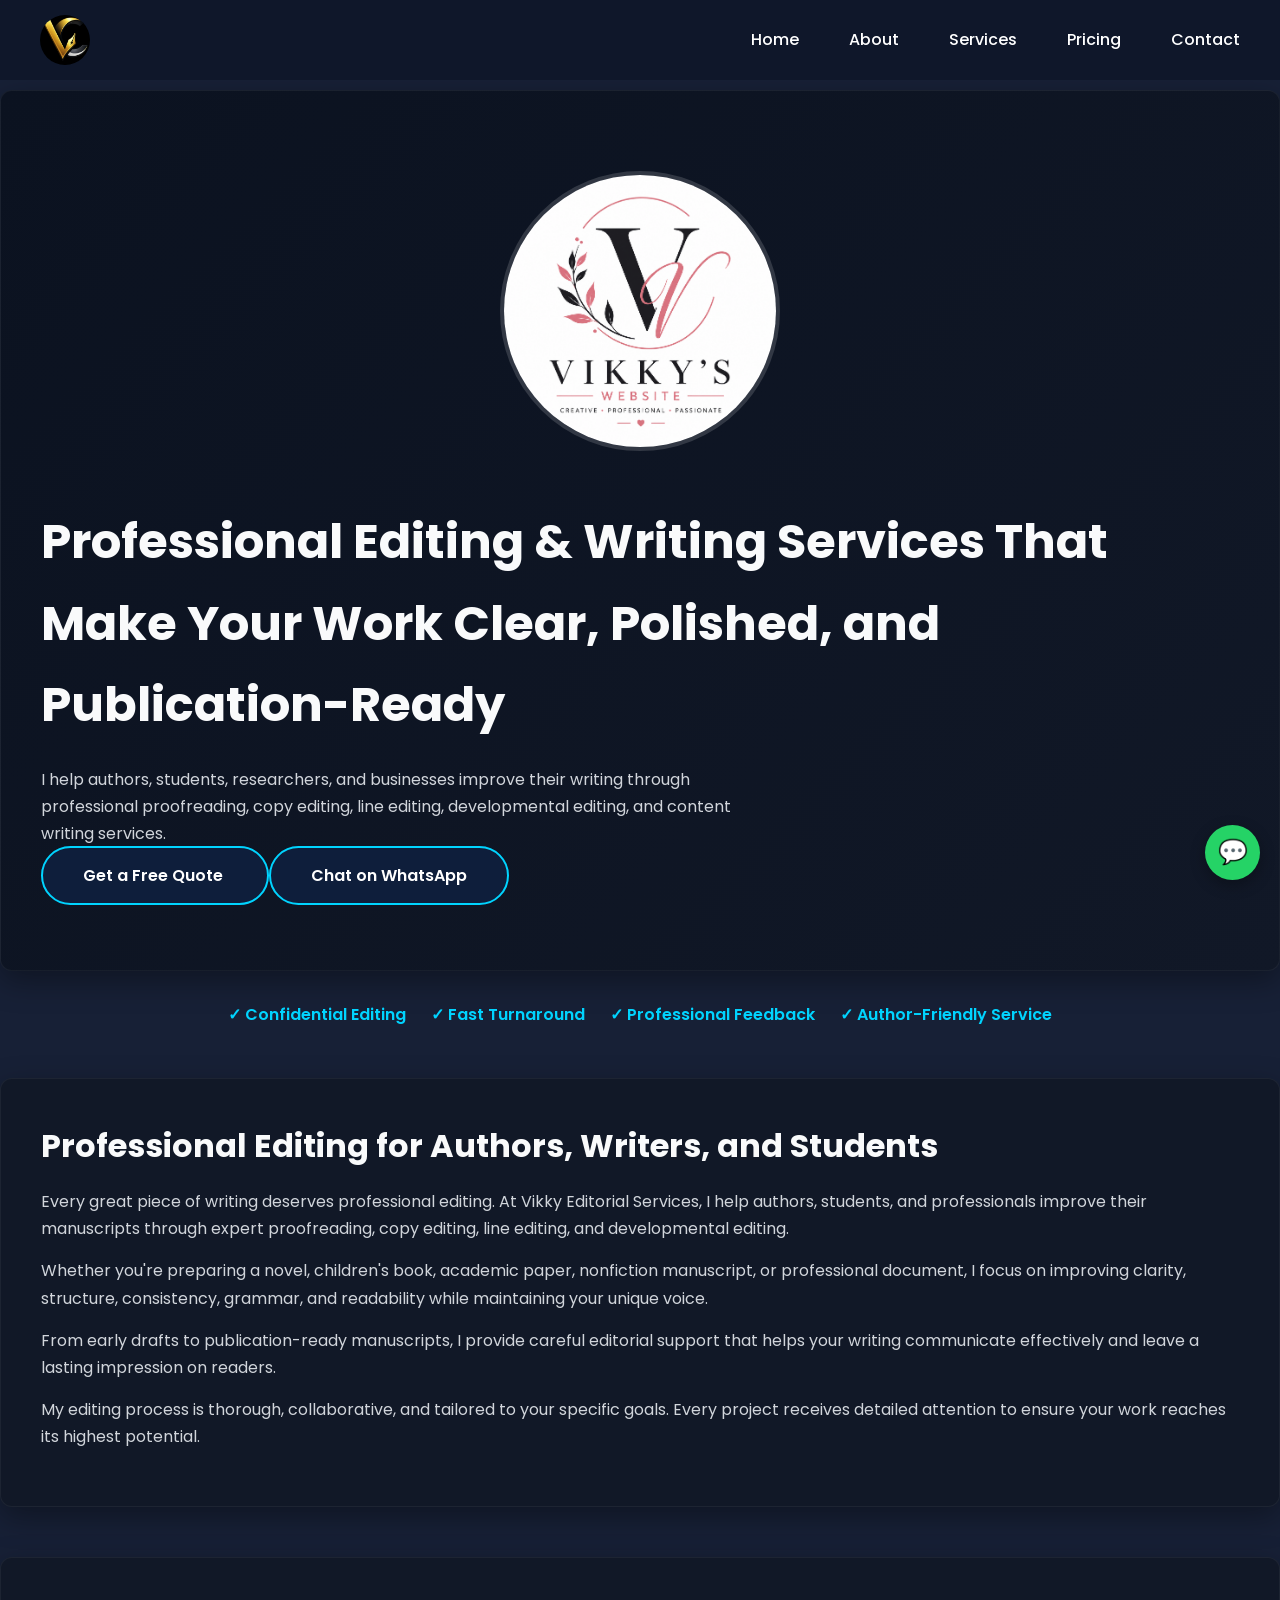
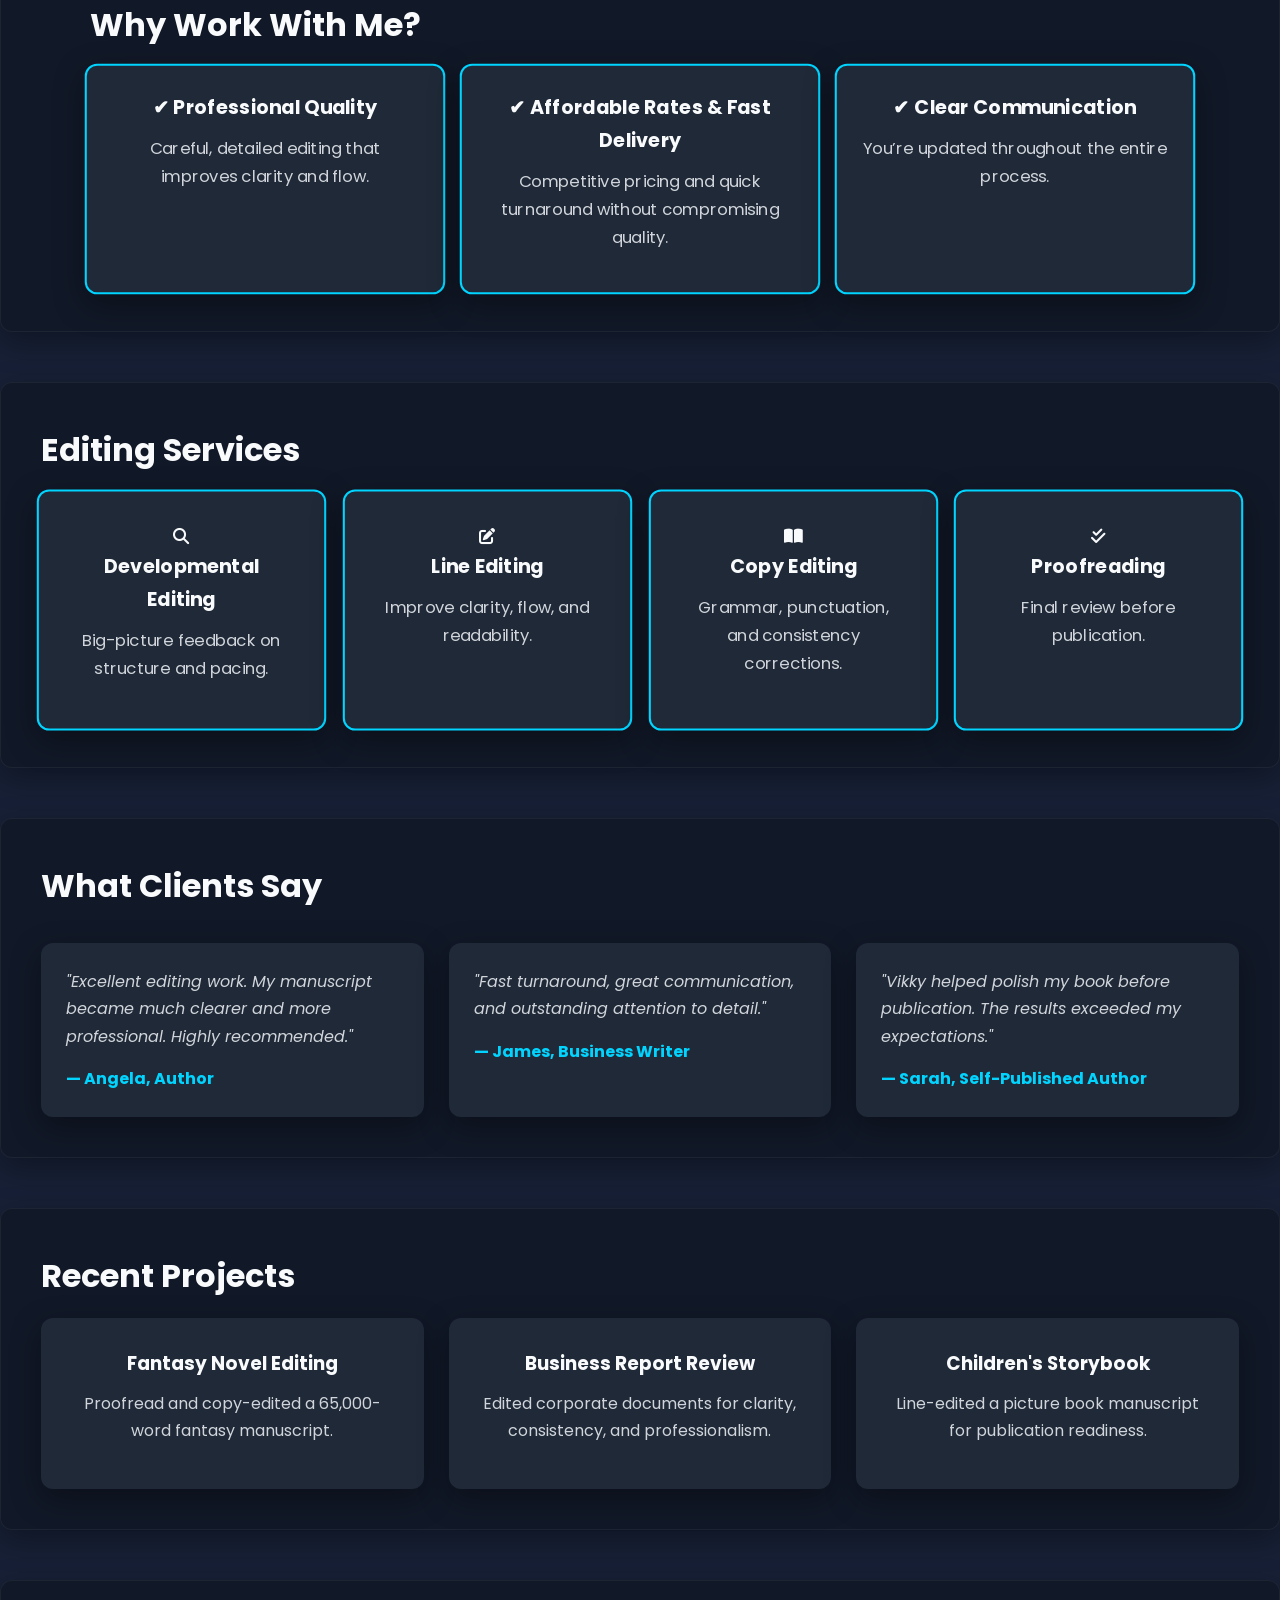
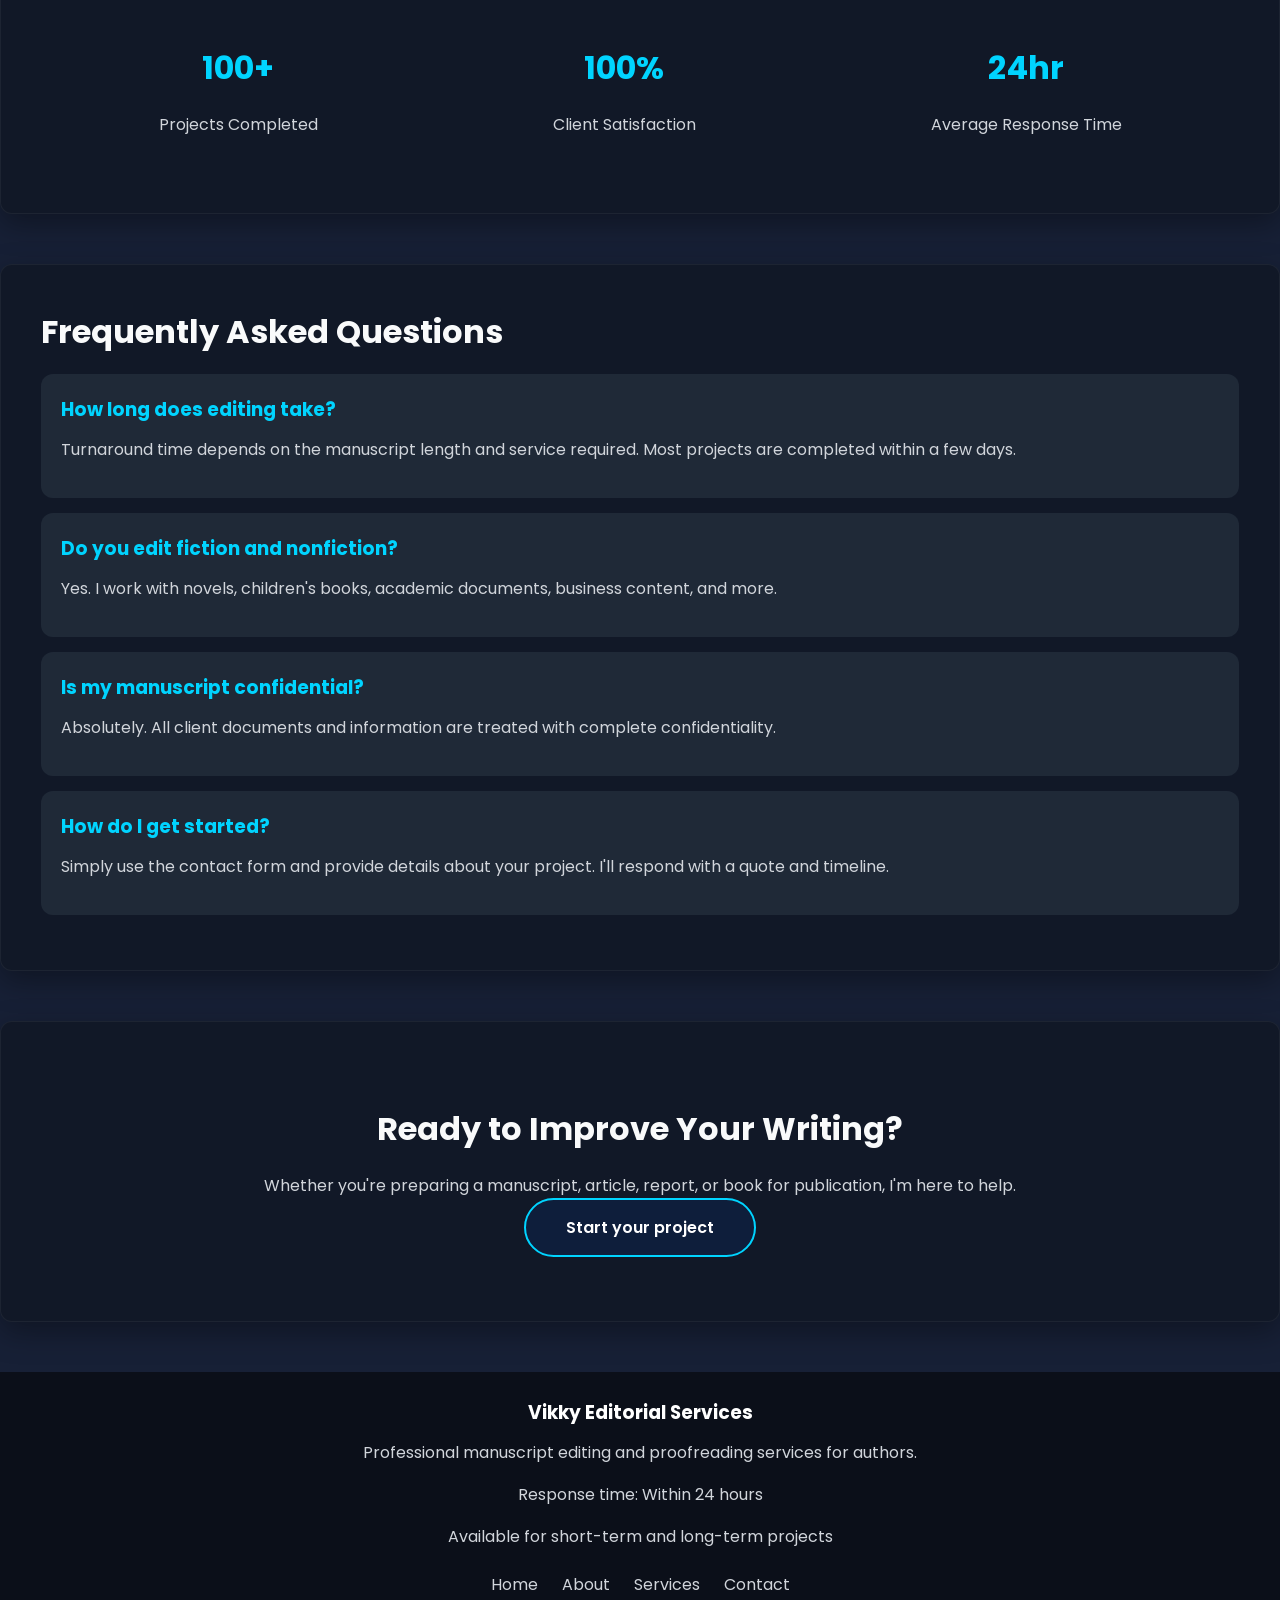
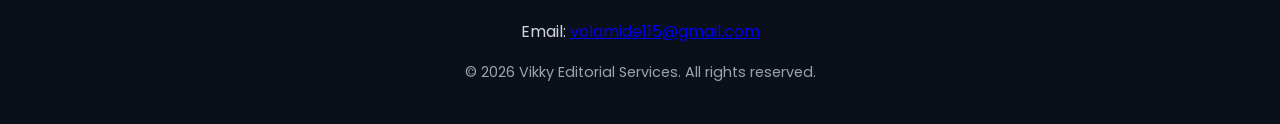
<file: index.html>
<!DOCTYPE html>
<html>
<head>
    <!-- Google tag (gtag.js) -->
<script async src="https://www.googletagmanager.com/gtag/js?id=G-YT6TJG91KF"></script>
<script>
  window.dataLayer = window.dataLayer || [];
  function gtag(){dataLayer.push(arguments);}
  gtag('js', new Date());

  gtag('config', 'G-YT6TJG91KF');
</script>
    <title>Freelance Editing & Writing Services | Vikky Creative Services</title>

    <link rel="preconnect" href="https://fonts.googleapis.com">
    <link rel="preconnect" href="https://fonts.gstatic.com" crossorigin>
    <link href="https://fonts.googleapis.com/css2?family=Poppins:wght@300;400;500;600;700&display=swap" rel="stylesheet">
    <meta name="google-site-verification" content="xxxxxxxxxxxxxxxx" />
    <meta name="viewport" content="width=device-width, initial-scale=1.0">
    <link rel="stylesheet" href="style.css">
    <link rel="stylesheet" href="https://cdnjs.cloudflare.com/ajax/libs/font-awesome/6.5.0/css/all.min.css">
    <meta name="description" content="Professional freelance editing and writing services. I offer proofreading, content editing, copywriting, and document improvement for individuals and businesses.">
    <meta name="keywords" content="editing services, proofreading services, manuscript editing, book editor, freelance editor, academic editing, book proofreading">
    <meta name="author" content="Vikky Editorial Services">
    <meta property="og:title" content="Vikky Editorial Services">
    <meta property="og:description" content="Professional Editing and Proofreading Services">
    <meta property="og:image" content="https://vikky-creative-services.netlify.app/logo.png">
    <meta property="og:type" content="website">
    <link rel="icon" type="image/png" href="favicon.png">
    <link rel="preconnect" href="https://fonts.googleapis.com">
    <link rel="preconnect" href="https://fonts.gstatic.com" crossorigin>
    <link href="https://fonts.googleapis.com/css2?family=Poppins:wght@300;400;500;600;700&display=swap" rel="stylesheet">
</head>
<body>

<nav>
    <img src="logo.png" alt="Vikky Editorial Services Logo" class="logo">

    <div class="menu-toggle">
        ☰
    </div>

    <div class="nav-links">
        <a href="index.html">Home</a>
        <a href="about.html">About</a>
        <a href="services.html">Services</a>
        <a href="pricing.html">Pricing</a>
        <a href="contact.html">Contact</a>
    </div>
</nav>
<section class="hero">

    <div class="hero-content">

        <img src="profile.png" alt="Vikky Editorial Services professional editor portrait">

        <div class="hero-text">
            <h1>
Professional Editing & Writing Services That Make Your Work Clear, Polished, and Publication-Ready
</h1>
            <p>
I help authors, students, researchers, and businesses improve their writing through professional proofreading, copy editing, line editing, developmental editing, and content writing services.
</p>
            <a href="contact.html" class="btn featured"
onclick="gtag('event', 'contact_click', {
  event_category: 'engagement',
  event_label: 'Hero Get a Free Quote Button'
});">
    Get a Free Quote
</a>

<a href="https://wa.me/2347014219102"
class="btn featured"
target="_blank"
onclick="gtag('event', 'whatsapp_click', {
  event_category: 'engagement',
  event_label: 'Hero WhatsApp Button'
});">
Chat on WhatsApp
</a>
        </div>

    </div>

</section>

<div class="trust-bar">
    <span>✓ Confidential Editing</span>
    <span>✓ Fast Turnaround</span>
    <span>✓ Professional Feedback</span>
    <span>✓ Author-Friendly Service</span>
</div>

<section>
  <h2>Professional Editing for Authors, Writers, and Students</h2>

<p>
Every great piece of writing deserves professional editing. At Vikky Editorial Services, I help authors, students, and professionals improve their manuscripts through expert proofreading, copy editing, line editing, and developmental editing.
</p>

<p>
Whether you're preparing a novel, children's book, academic paper, nonfiction manuscript, or professional document, I focus on improving clarity, structure, consistency, grammar, and readability while maintaining your unique voice.
</p>

<p>
From early drafts to publication-ready manuscripts, I provide careful editorial support that helps your writing communicate effectively and leave a lasting impression on readers.
</p>

<p>
My editing process is thorough, collaborative, and tailored to your specific goals. Every project receives detailed attention to ensure your work reaches its highest potential.
</p>

</section>

<section>
    <div class="container">
        <h2>Why Work With Me?</h2>

        <div class="features grid">

            <div class="service-card featured">
                <h3>✔ Professional Quality</h3>
                <p>Careful, detailed editing that improves clarity and flow.</p>
            </div>

            <div class="service-card featured">
                 <h3>✔ Affordable Rates & Fast Delivery</h3>
                 <p>Competitive pricing and quick turnaround without compromising quality.</p>
            </div>

            <div class="service-card featured">
                <h3>✔ Clear Communication</h3>
                <p>You’re updated throughout the entire process.</p>
            </div>

        </div>
    </div>
</section>

<section>
    <h2>Editing Services</h2>

    <div class="services-grid">

        <div class="service-card featured">
             <i class="fa-solid fa-magnifying-glass service-icon"></i>
            <h3>Developmental Editing</h3>
            <p>Big-picture feedback on structure and pacing.</p>
        </div>

        <div class="service-card featured">
            <i class="fa-solid fa-pen-to-square service-icon"></i>
            <h3>Line Editing</h3>
            <p>Improve clarity, flow, and readability.</p>
        </div>

        <div class="service-card featured">
            <i class="fa-solid fa-book-open service-icon"></i>
            <h3>Copy Editing</h3>
            <p>Grammar, punctuation, and consistency corrections.</p>
        </div>

        <div class="service-card featured">
            <i class="fa-solid fa-check-double service-icon"></i>
            <h3>Proofreading</h3>
            <p>Final review before publication.</p>
        </div>

    </div>
</section>
<section>
    <h2>What Clients Say</h2>

    <div class="testimonials-grid">

        <div class="testimonial-card">
            <p>
                "Excellent editing work. My manuscript became much clearer and more professional. Highly recommended."
            </p>
            <h4>— Angela, Author</h4>
        </div>

        <div class="testimonial-card">
            <p>
                "Fast turnaround, great communication, and outstanding attention to detail."
            </p>
            <h4>— James, Business Writer</h4>
        </div>

        <div class="testimonial-card">
            <p>
                "Vikky helped polish my book before publication. The results exceeded my expectations."
            </p>
            <h4>— Sarah, Self-Published Author</h4>
        </div>

    </div>
</section>

<section>
    <h2>Recent Projects</h2>

    <div class="services-grid">

        <div class="service-card">
            <h3>Fantasy Novel Editing</h3>
            <p>
                Proofread and copy-edited a 65,000-word fantasy manuscript.
            </p>
        </div>

        <div class="service-card">
            <h3>Business Report Review</h3>
            <p>
                Edited corporate documents for clarity, consistency, and professionalism.
            </p>
        </div>

        <div class="service-card">
            <h3>Children's Storybook</h3>
            <p>
                Line-edited a picture book manuscript for publication readiness.
            </p>
        </div>

    </div>
</section>

<script src="script.js"></script>

<section class="stats">

    <div>
        <h2>100+</h2>
        <p>Projects Completed</p>
    </div>

    <div>
        <h2>100%</h2>
        <p>Client Satisfaction</p>
    </div>

    <div>
        <h2>24hr</h2>
        <p>Average Response Time</p>
    </div>

</section>

<section>
    <h2>Frequently Asked Questions</h2>

    <div class="faq-item">
        <h3>How long does editing take?</h3>
        <p>Turnaround time depends on the manuscript length and service required. Most projects are completed within a few days.</p>
    </div>

    <div class="faq-item">
        <h3>Do you edit fiction and nonfiction?</h3>
        <p>Yes. I work with novels, children's books, academic documents, business content, and more.</p>
    </div>

    <div class="faq-item">
        <h3>Is my manuscript confidential?</h3>
        <p>Absolutely. All client documents and information are treated with complete confidentiality.</p>
    </div>

    <div class="faq-item">
        <h3>How do I get started?</h3>
        <p>Simply use the contact form and provide details about your project. I'll respond with a quote and timeline.</p>
    </div>
</section>

<section class="cta">
    <h2>Ready to Improve Your Writing?</h2>

    <p>
        Whether you're preparing a manuscript, article,
        report, or book for publication, I'm here to help.
    </p>

    <a href="contact.html" class="btn featured"
onclick="gtag('event', 'contact_click', {
  event_category: 'engagement',
  event_label: 'CTA Start your project Button'
});">
Start your project
</a>
</section>

<footer>
    <h3>Vikky Editorial Services</h3>

    <p>
        Professional manuscript editing and proofreading services for authors.
    </p>
    <p>Response time: Within 24 hours</p>
    <p>Available for short-term and long-term projects</p>

    <div class="footer-links">
        <a href="index.html">Home</a>
        <a href="about.html">About</a>
        <a href="services.html">Services</a>
        <a href="contact.html">Contact</a>
    </div>

    <p>
    Email:
    <a href="mailto:volamide115@gmail.com"
onclick="gtag('event', 'email_click', {
  event_category: 'engagement',
  event_label: 'Footer Email'
});">
    volamide115@gmail.com
</a>
</p>

    <p class="copyright">
        © 2026 Vikky Editorial Services. All rights reserved.
    </p>
</footer>
<script>
const menuToggle = document.querySelector('.menu-toggle');
const navLinks = document.querySelector('.nav-links');

if (menuToggle && navLinks) {
    menuToggle.addEventListener('click', () => {
        navLinks.classList.toggle('active');
    });
}
</script>
<a href="https://wa.me/2347014219102"
target="_blank"
class="floating-whatsapp"
onclick="gtag('event', 'whatsapp_click', {
  event_category: 'engagement',
  event_label: 'Floating WhatsApp Button'
});">
💬
</a>
</body>
</html>
</file>
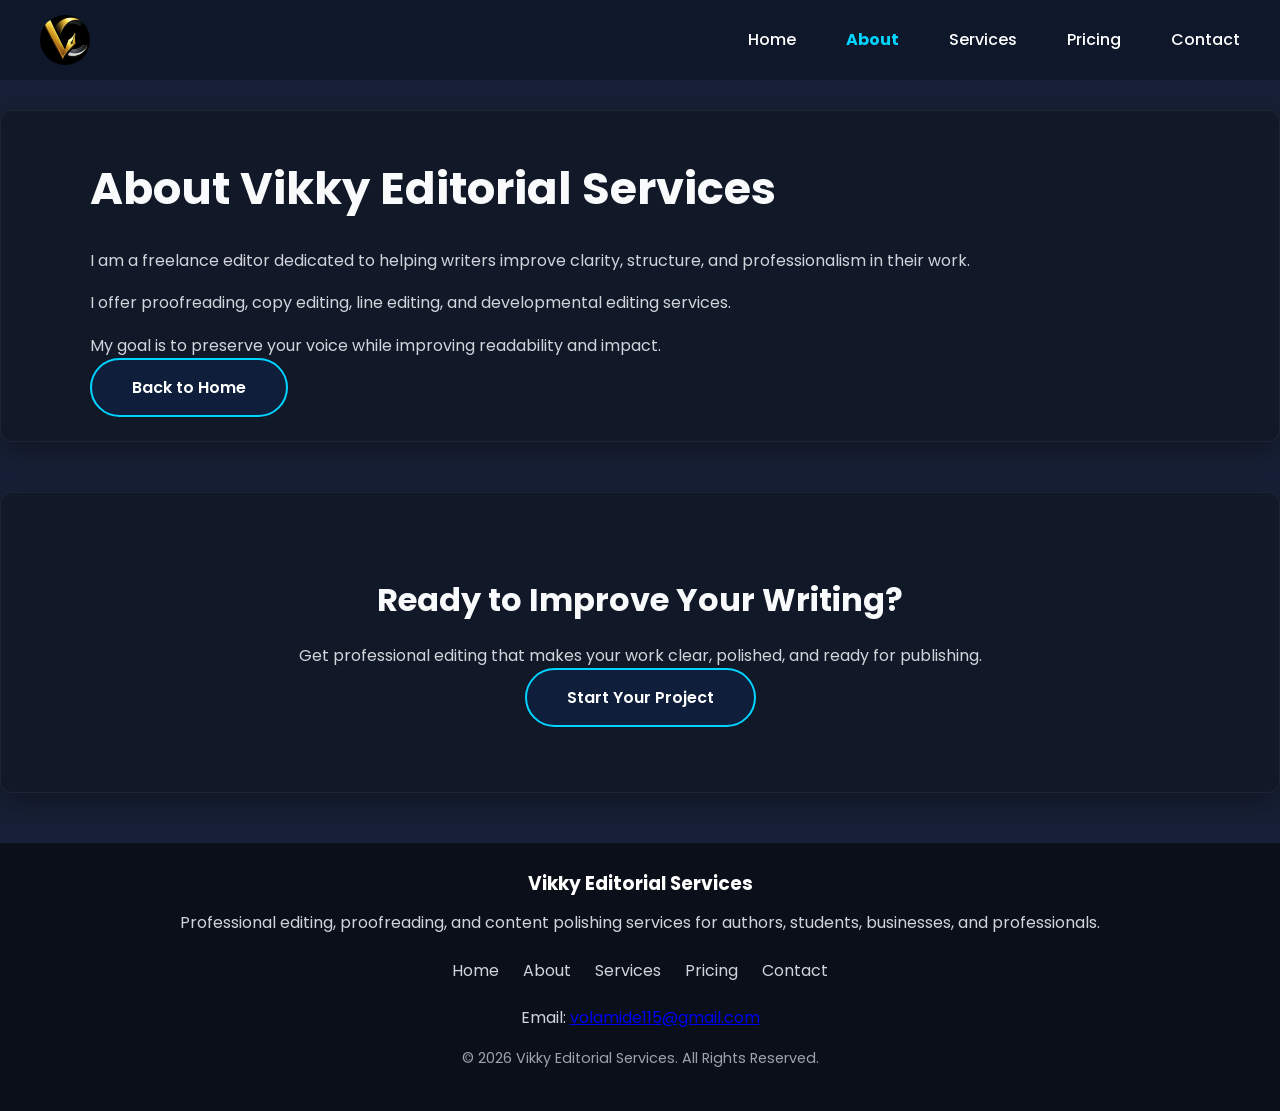
<file: about.html>
<!DOCTYPE html>
<html>
<head>
    <!-- Google tag (gtag.js) -->
<script async src="https://www.googletagmanager.com/gtag/js?id=G-YT6TJG91KF"></script>
<script>
  window.dataLayer = window.dataLayer || [];
  function gtag(){dataLayer.push(arguments);}
  gtag('js', new Date());

  gtag('config', 'G-YT6TJG91KF');
</script>
    <title>About | Professional Editing & Writing Freelancer</title>

    <meta name="viewport" content="width=device-width, initial-scale=1.0">
    <link rel="stylesheet" href="style.css">
    <link rel="icon" type="image/png" href="favicon.png">
    <link rel="preconnect" href="https://fonts.googleapis.com">
    <link rel="preconnect" href="https://fonts.gstatic.com" crossorigin>
    <link href="https://fonts.googleapis.com/css2?family=Poppins:wght@300;400;500;600;700&display=swap" rel="stylesheet">
    <meta name="description" content="Professional editing, proofreading, and manuscript review services for authors, writers, and students.">
    <meta name="keywords" content="editing services, proofreading, manuscript editing, book editor, freelance editor">
    <meta name="author" content="Vikky Editorial Services">
</head>

<body>

<!-- NAVBAR (consistent with homepage system) -->
<nav>
    <img src="logo.png" alt="Vikky Editorial Services Logo" class="logo">

    <div class="menu-toggle">☰</div>

    <div class="nav-links">
        <a href="index.html">Home</a>
        <a href="about.html" class="active">About</a>
        <a href="services.html">Services</a>
        <a href="pricing.html">Pricing</a>
        <a href="contact.html">Contact</a>
    </div>
</nav>

<!-- CONTENT WRAPPER -->
<section>
    <div class="container">

        <h1>About Vikky Editorial Services</h1>

        <p>I am a freelance editor dedicated to helping writers improve clarity, structure, and professionalism in their work.</p>

        <p>I offer proofreading, copy editing, line editing, and developmental editing services.</p>

        <p>My goal is to preserve your voice while improving readability and impact.</p>

        <a href="index.html" class="btn featured">
            Back to Home
        </a>

    </div>
</section>

<section class="cta">
    <h2>Ready to Improve Your Writing?</h2>
    <p>Get professional editing that makes your work clear, polished, and ready for publishing.</p>
    <a href="contact.html" class="btn featured">Start Your Project</a>
</section>

<!-- FOOTER -->
<footer>
    <div class="footer-content">
        <h3>Vikky Editorial Services</h3>

        <p>
            Professional editing, proofreading, and content polishing services
            for authors, students, businesses, and professionals.
        </p>

        <div class="footer-links">
            <a href="index.html">Home</a>
            <a href="about.html">About</a>
            <a href="services.html">Services</a>
            <a href="pricing.html">Pricing</a>
            <a href="contact.html">Contact</a>
        </div>
        <p>
    Email:
    <a href="mailto:volamide115@gmail.com">
        volamide115@gmail.com
    </a>
</p>

        <p class="copyright">
            © 2026 Vikky Editorial Services. All Rights Reserved.
        </p>
    </div>
</footer>

<!-- SAFE SCRIPT (prevents crash) -->
<script>
const menuToggle = document.querySelector('.menu-toggle');
const navLinks = document.querySelector('.nav-links');

if (menuToggle && navLinks) {
    menuToggle.addEventListener('click', () => {
        navLinks.classList.toggle('active');
    });
}
</script>

</body>
</html>
</file>
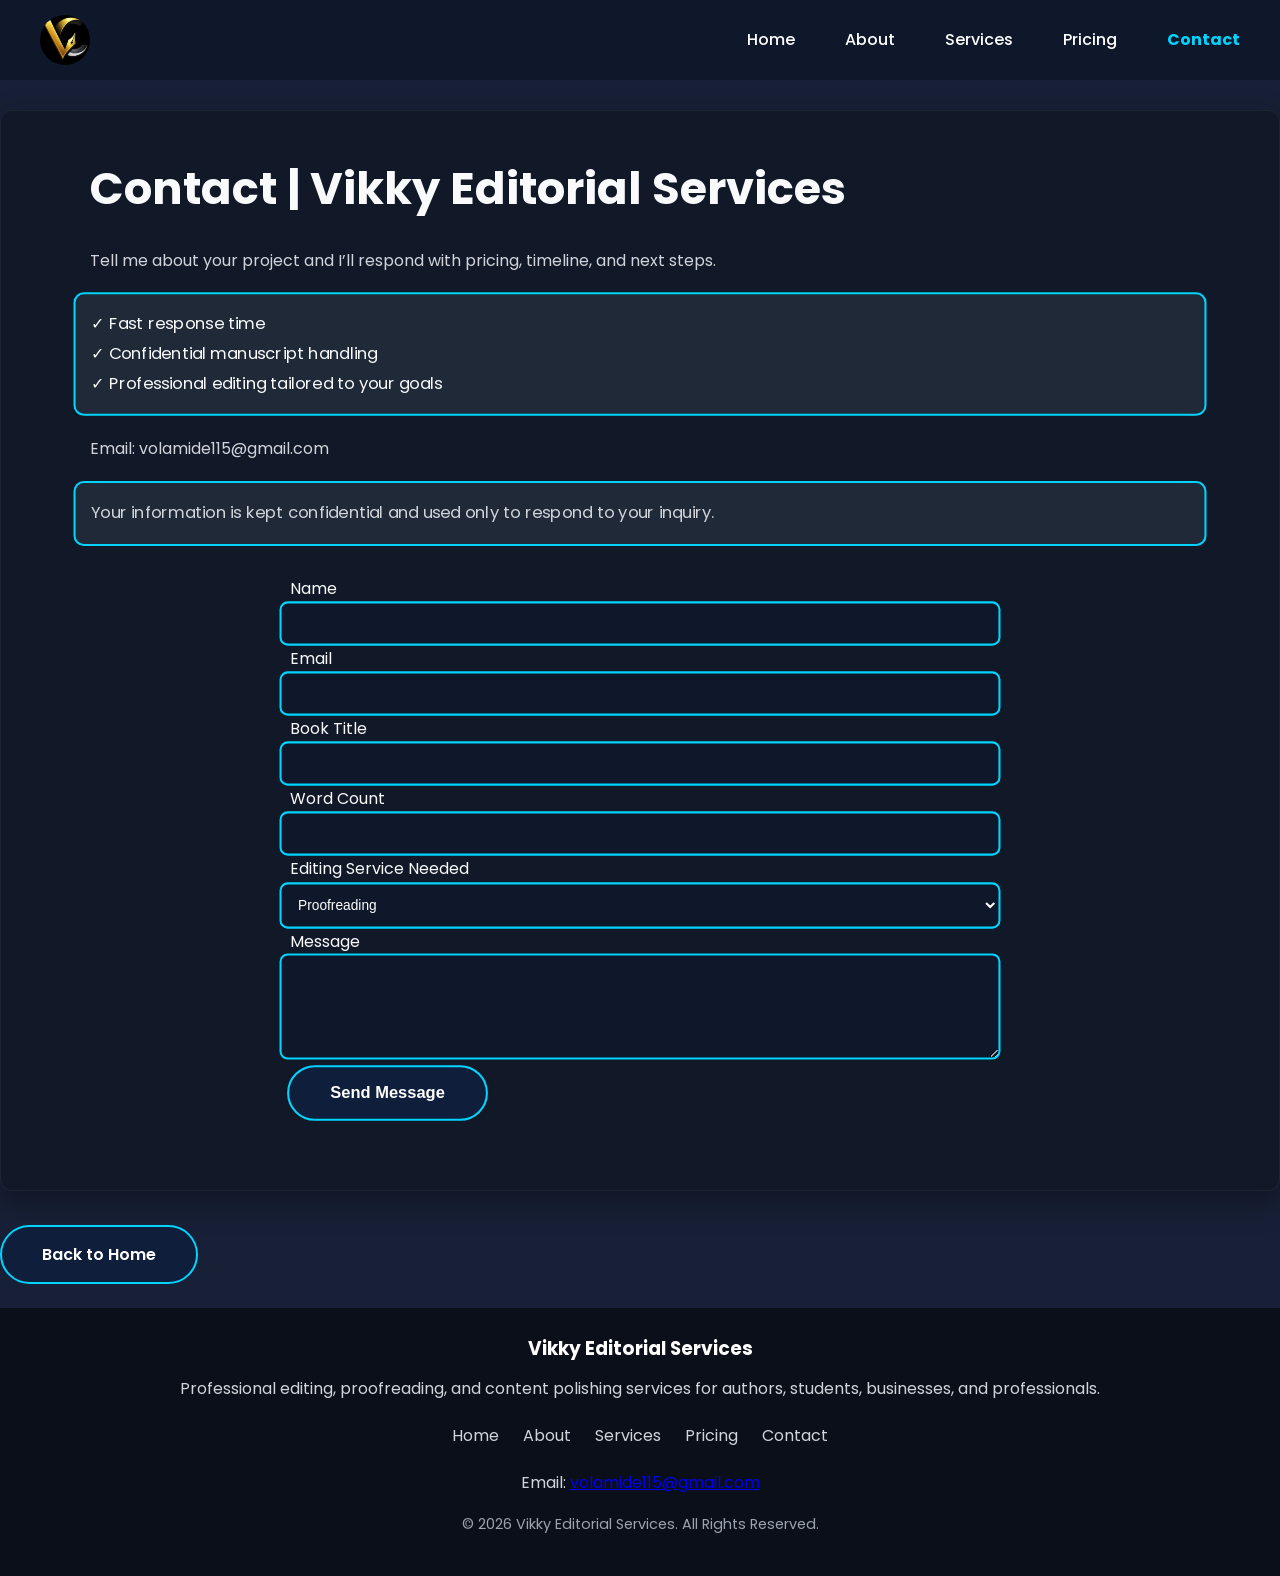
<file: contact.html>
<!DOCTYPE html>
<html>
<head>
    <!-- Google tag (gtag.js) -->
<script async src="https://www.googletagmanager.com/gtag/js?id=G-YT6TJG91KF"></script>
<script>
  window.dataLayer = window.dataLayer || [];
  function gtag(){dataLayer.push(arguments);}
  gtag('js', new Date());

  gtag('config', 'G-YT6TJG91KF');
</script>
    <title>Contact | Hire a Professional Editing & Writing Freelancer</title>
    <meta name="viewport" content="width=device-width, initial-scale=1.0">
    <link rel="stylesheet" href="style.css">
    <link rel="icon" type="image/png" href="favicon.png">
    <link rel="preconnect" href="https://fonts.googleapis.com">
    <link rel="preconnect" href="https://fonts.gstatic.com" crossorigin>
    <link href="https://fonts.googleapis.com/css2?family=Poppins:wght@300;400;500;600;700&display=swap" rel="stylesheet">
    <meta name="description" content="Contact Vikky Editorial Services for professional proofreading, copy editing, line editing, and manuscript review services.">

<meta name="keywords" content="editing services, proofreading, manuscript editing, book editor, freelance editor">

<meta name="author" content="Vikky Editorial Services">
</head>

<body>

<nav>
    <img src="logo.png" alt="Vikky Editorial Services" class="logo">

    <div class="nav-links">
        <a href="index.html">Home</a>
        <a href="about.html">About</a>
        <a href="services.html">Services</a>
        <a href="pricing.html">Pricing</a>
        <a href="contact.html" class="active">Contact</a>
    </div>
</nav>


<section>
    <div class="container">
<h1>Contact | Vikky Editorial Services</h1>
<p>Tell me about your project and I’ll respond with pricing, timeline, and next steps.</p>
<div class="trust-note featured">
    ✓ Fast response time<br>
    ✓ Confidential manuscript handling<br>
    ✓ Professional editing tailored to your goals
</div>
<p>Email: volamide115@gmail.com</p>
<p class="trust-note featured">
    Your information is kept confidential and used only to respond to your inquiry.
</p>
<form action="https://formspree.io/f/mojzvzzw" method="POST">

    <label>Name</label>
    <input type="text" class="featured" name="name" required>

    <input type="hidden" name="_captcha" value="false">
    <input type="hidden" name="_next" value="success.html">

    <label>Email</label>
    <input type="email" class="featured" name="email" required>

    <label>Book Title</label>
    <input type="text" class="featured" name="book_title">

    <label>Word Count</label>
    <input type="number" class="featured" name="word_count">

    <label>Editing Service Needed</label>
    <select name=" service" class="featured">
        <option>Proofreading</option>
        <option>Copy Editing</option>
        <option>Line Editing</option>
        <option>Developmental Editing</option>
    </select>

    <label>Message</label>
    <textarea rows="5" class="featured" name="message"></textarea>

    <button type="submit" class="btn featured">Send Message</button>

</form>
    </div>
</section>

<a href="index.html" class="btn featured">
    Back to Home
</a>

<footer>
    <div class="footer-content">
        <h3>Vikky Editorial Services</h3>

        <p>
            Professional editing, proofreading, and content polishing services
            for authors, students, businesses, and professionals.
        </p>

        <div class="footer-links">
            <a href="index.html">Home</a>
            <a href="about.html">About</a>
            <a href="services.html">Services</a>
            <a href="pricing.html">Pricing</a>
            <a href="contact.html">Contact</a>
        </div>
        <p>
    Email:
    <a href="mailto:volamide115@gmail.com">
        volamide115@gmail.com
    </a>
</p>

        <p class="copyright">
            © 2026 Vikky Editorial Services. All Rights Reserved.
        </p>
    </div>
</footer>
<script>
const menuToggle = document.querySelector('.menu-toggle');
const navLinks = document.querySelector('.nav-links');

menuToggle.addEventListener('click', () => {
    navLinks.classList.toggle('active');
});
</script>
</body>
</html>
</file>
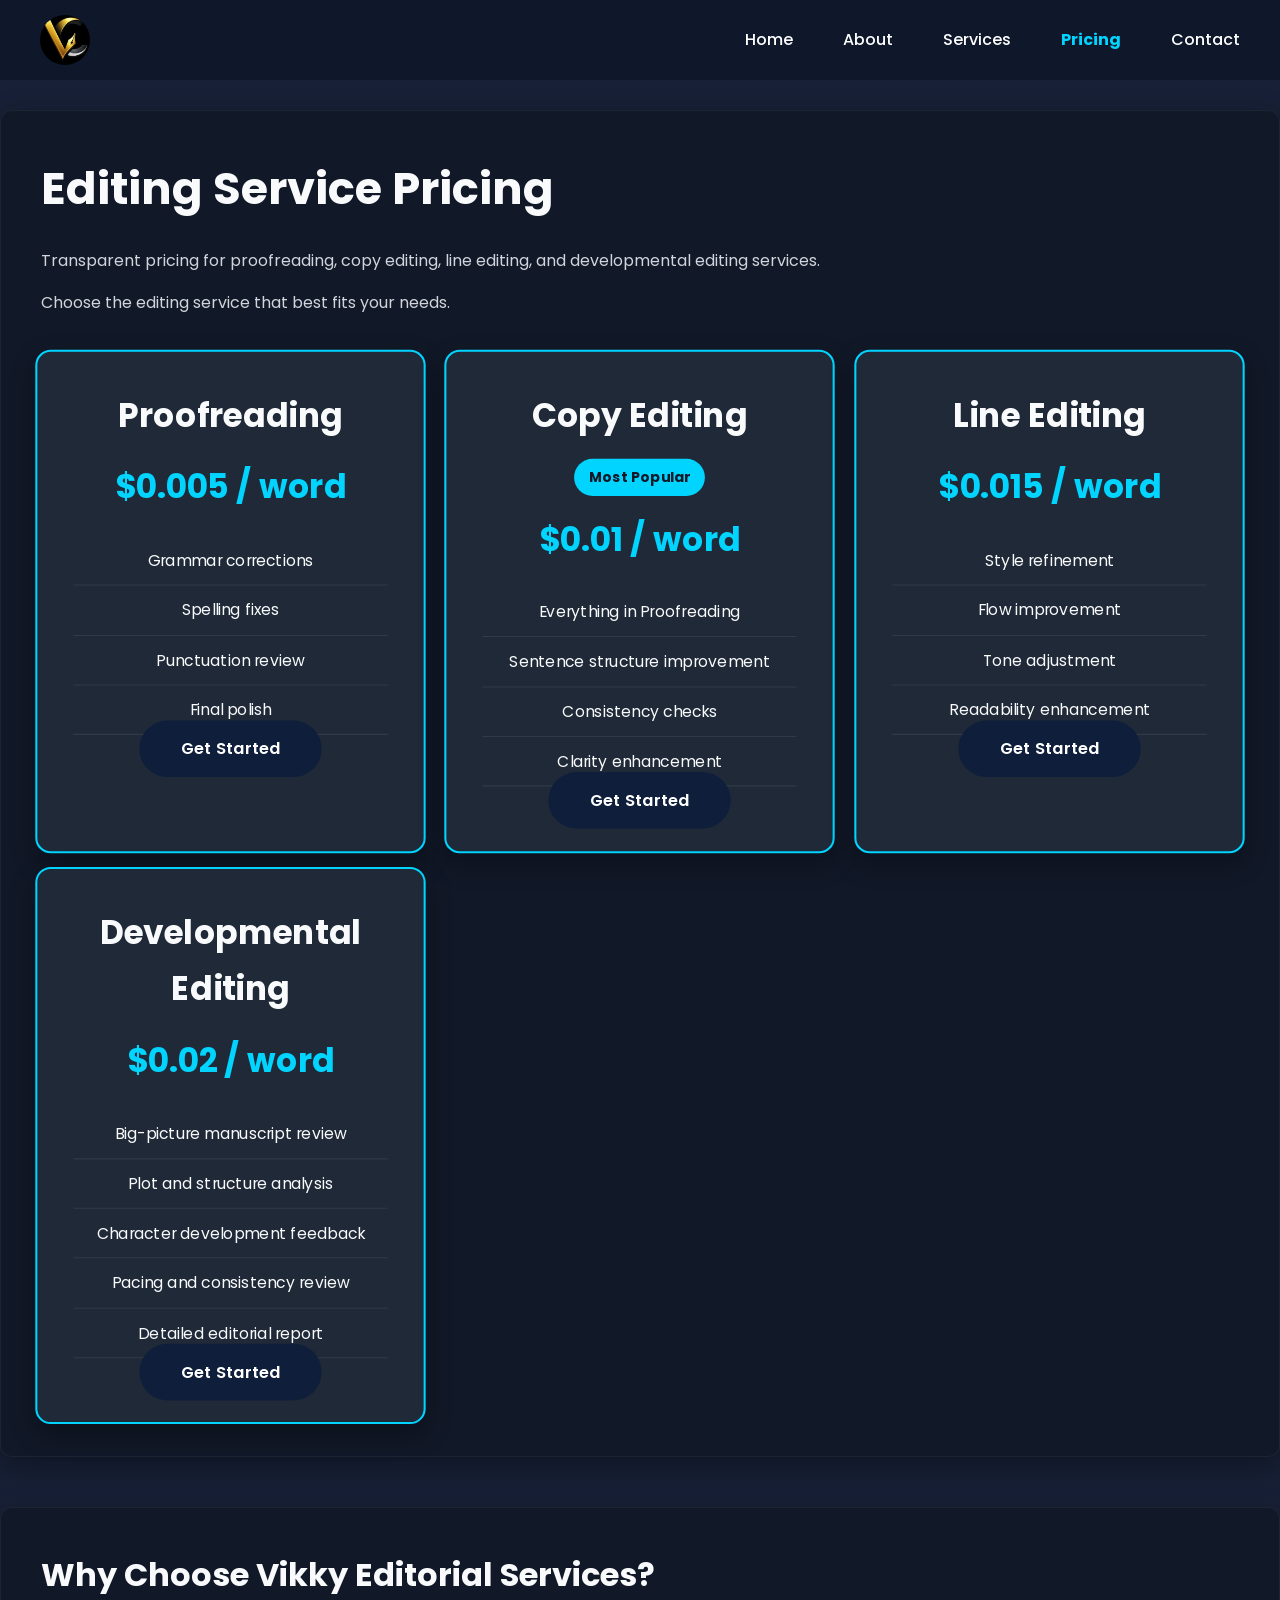
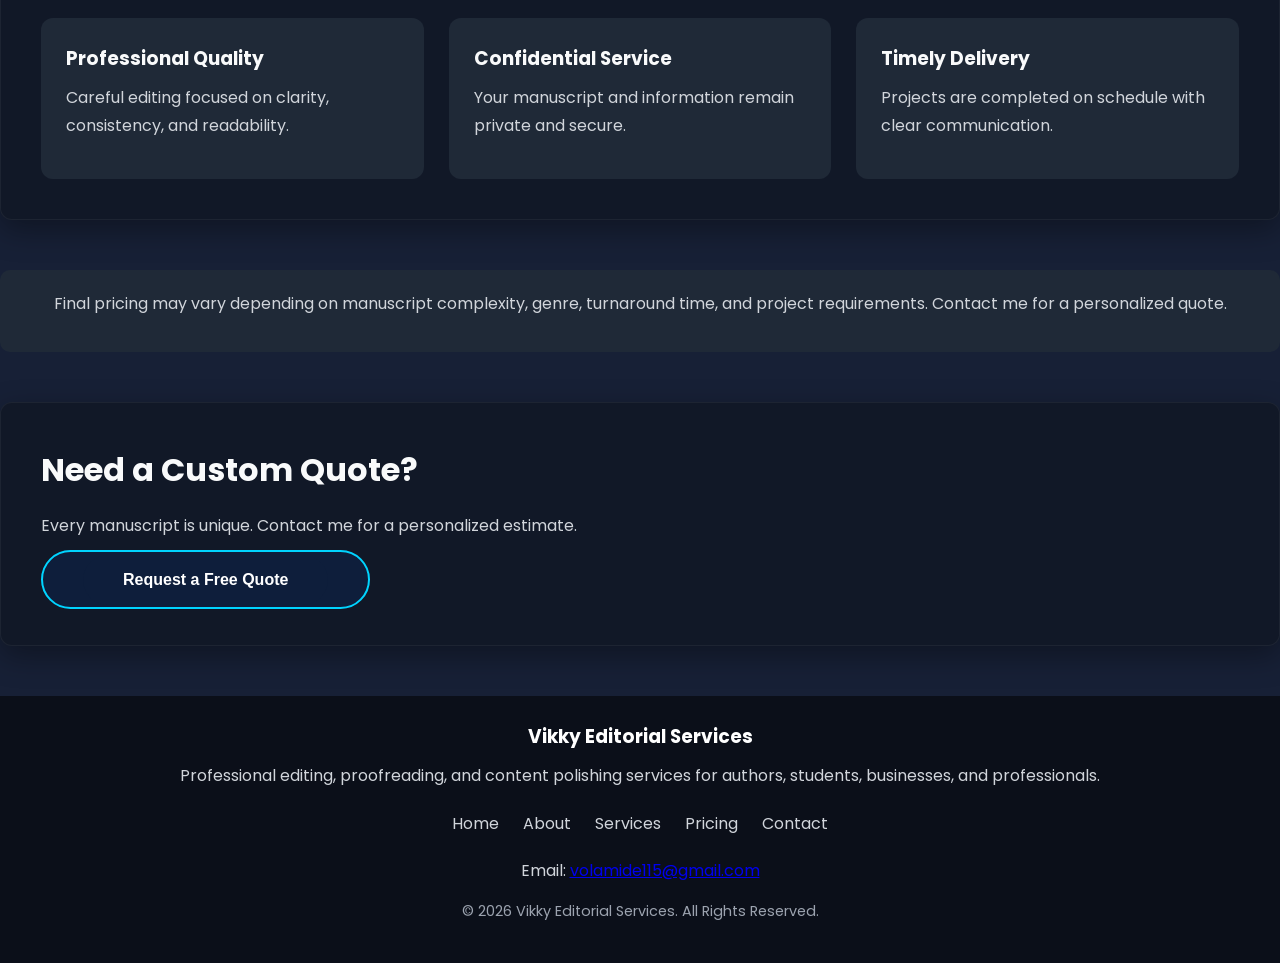
<file: pricing.html>
<!DOCTYPE html>
<html>
<head>
    <!-- Google tag (gtag.js) -->
<script async src="https://www.googletagmanager.com/gtag/js?id=G-YT6TJG91KF"></script>
<script>
  window.dataLayer = window.dataLayer || [];
  function gtag(){dataLayer.push(arguments);}
  gtag('js', new Date());

  gtag('config', 'G-YT6TJG91KF');
</script>
    <title>Pricing | Vikky Editorial Services</title>
    <meta name="viewport" content="width=device-width, initial-scale=1.0">
    <link rel="stylesheet" href="style.css">
    <link rel="icon" type="image/png" href="favicon.png">
    <link rel="preconnect" href="https://fonts.googleapis.com">
    <link rel="preconnect" href="https://fonts.gstatic.com" crossorigin>
    <link href="https://fonts.googleapis.com/css2?family=Poppins:wght@300;400;500;600;700&display=swap" rel="stylesheet">
    <meta name="description" content="Professional editing, proofreading, and manuscript review services for authors, writers, and students.">

<meta name="keywords" content="editing services, proofreading, manuscript editing, book editor, freelance editor">

<meta name="author" content="Vikky Editorial Services">
</head>
<body>

<nav>
    <img src="logo.png" alt="Vikky Editorial Services" class="logo">

    <div class="nav-links">
        <a href="index.html">Home</a>
        <a href="about.html">About</a>
        <a href="services.html">Services</a>
        <a href="pricing.html" class="active">Pricing</a>
        <a href="contact.html">Contact</a>
    </div>
</nav>

<section>
    <h1>Editing Service Pricing</h1>
    <p>Transparent pricing for proofreading, copy editing,
        line editing, and developmental editing services.
    </p>
    <p>Choose the editing service that best fits your needs.</p>

    <div class="pricing-grid">

        <div class="pricing-card featured">
            <h2>Proofreading</h2>
            <div class="price">$0.005 / word</div>
            <ul>
                <li>Grammar corrections</li>
                <li>Spelling fixes</li>
                <li>Punctuation review</li>
                <li>Final polish</li>
            </ul>

            <a href="contact.html" class="btn">
                Get Started
            </a>
        </div>

        <div class="pricing-card featured">
            <h2>Copy Editing</h2>
            <span class="badge">Most Popular</span>
            <div class="price">$0.01 / word</div>
            <ul>
                <li>Everything in Proofreading</li>
                <li>Sentence structure improvement</li>
                <li>Consistency checks</li>
                <li>Clarity enhancement</li>
            </ul>

            <a href="contact.html" class="btn">
                Get Started
            </a>
        </div>

        <div class="pricing-card featured">
            <h2>Line Editing</h2>
            <div class="price">$0.015 / word</div>
            <ul>
                <li>Style refinement</li>
                <li>Flow improvement</li>
                <li>Tone adjustment</li>
                <li>Readability enhancement</li>
            </ul>

            <a href="contact.html" class="btn">
                Get Started
            </a>
        </div>

        <div class="pricing-card featured">
            <h2>Developmental Editing</h2>
            <div class="price">$0.02 / word</div>
            <ul>
                <li>Big-picture manuscript review</li>
                <li>Plot and structure analysis</li>
                <li>Character development feedback</li>
                <li>Pacing and consistency review</li>
                <li>Detailed editorial report</li>
            </ul>
            <a href="contact.html" class="btn">
                Get Started
            </a>
        </div>

    </div>
</section>

<section>
    <h2>Why Choose Vikky Editorial Services?</h2>

    <div class="features">
        <div>
            <h3>Professional Quality</h3>
            <p>Careful editing focused on clarity, consistency, and readability.</p>
        </div>

        <div>
            <h3>Confidential Service</h3>
            <p>Your manuscript and information remain private and secure.</p>
        </div>

        <div>
            <h3>Timely Delivery</h3>
            <p>Projects are completed on schedule with clear communication.</p>
        </div>
    </div>
</section>

<div class="pricing-note">
    <p>
        Final pricing may vary depending on manuscript complexity,
        genre, turnaround time, and project requirements.
        Contact me for a personalized quote.
    </p>
</div>

<section class="pricing-cta">

    <h2>Need a Custom Quote?</h2>

    <p>
        Every manuscript is unique. Contact me for a personalized estimate.
    </p>

    <a href="contact.html" class="btn featured">
        <button>Request a Free Quote</button>
    </a>

</section>

<footer>
    <div class="footer-content">
        <h3>Vikky Editorial Services</h3>

        <p>
            Professional editing, proofreading, and content polishing services
            for authors, students, businesses, and professionals.
        </p>

        <div class="footer-links">
            <a href="index.html">Home</a>
            <a href="about.html">About</a>
            <a href="services.html">Services</a>
            <a href="pricing.html">Pricing</a>
            <a href="contact.html">Contact</a>
        </div>
<p>
    Email:
    <a href="mailto:volamide115@gmail.com">
        volamide115@gmail.com
    </a>
</p>
        <p class="copyright">
            © 2026 Vikky Editorial Services. All Rights Reserved.
        </p>
    </div>
</footer>
<script>
const menuToggle = document.querySelector('.menu-toggle');
const navLinks = document.querySelector('.nav-links');

menuToggle.addEventListener('click', () => {
    navLinks.classList.toggle('active');
});
</script>
</body>
</html>
</file>
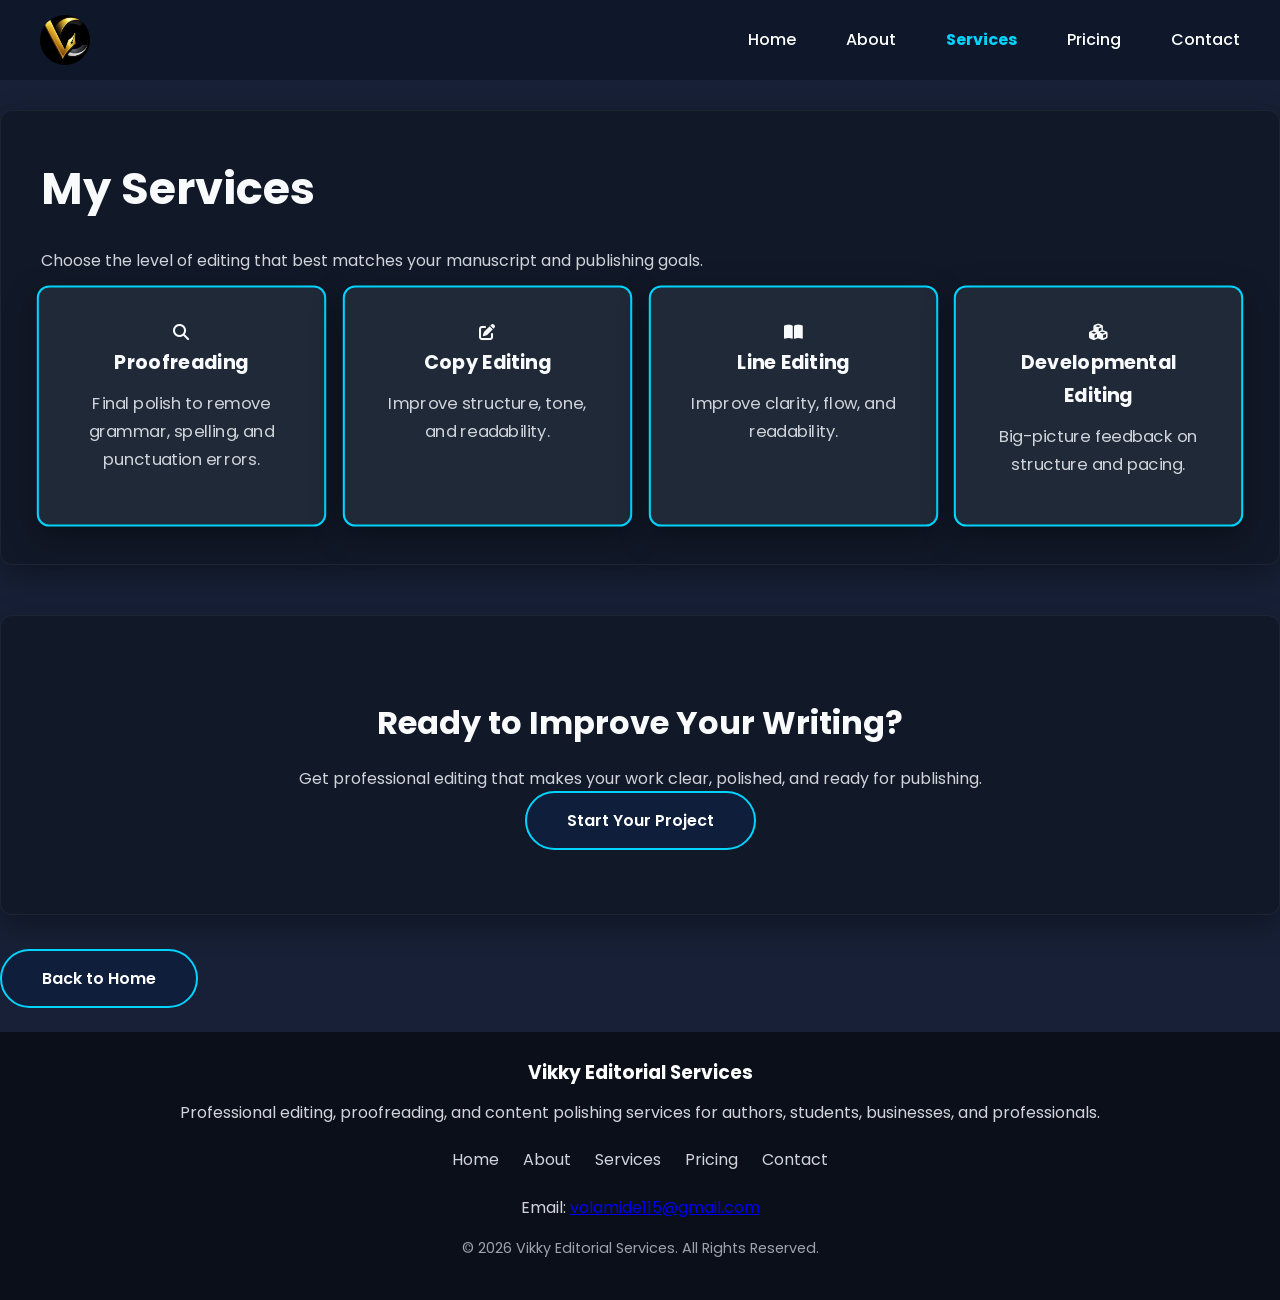
<file: services.html>
<!DOCTYPE html>
<html>
<head>
    <!-- Google tag (gtag.js) -->
<script async src="https://www.googletagmanager.com/gtag/js?id=G-YT6TJG91KF"></script>
<script>
  window.dataLayer = window.dataLayer || [];
  function gtag(){dataLayer.push(arguments);}
  gtag('js', new Date());

  gtag('config', 'G-YT6TJG91KF');
</script>
    <title>Editing & Writing Services | Proofreading, Copy & line Editing, Developmental Editing</title>
    <meta name="viewport" content="width=device-width, initial-scale=1.0">
    <link rel="preconnect" href="https://fonts.googleapis.com">
    <link rel="preconnect" href="https://fonts.gstatic.com" crossorigin>
    <link href="https://fonts.googleapis.com/css2?family=Poppins:wght@300;400;500;600;700&display=swap" rel="stylesheet">
    <link rel="stylesheet" href="style.css">
    <link rel="icon" type="image/png" href="favicon.png">
    <meta name="description" content="Professional editing, proofreading, and manuscript review services for authors, writers, and students.">
    <link rel="stylesheet" href="https://cdnjs.cloudflare.com/ajax/libs/font-awesome/6.5.0/css/all.min.css">
<meta name="keywords" content="editing services, proofreading, manuscript editing, book editor, freelance editor">

<meta name="author" content="Vikky Editorial Services">
</head>
<body>
    <nav>
    <img src="logo.png" alt="Vikky Editorial Services" class="logo">

    <div class="nav-links">
        <a href="index.html">Home</a>
        <a href="about.html">About</a>
        <a href="services.html" class="active">Services</a>
        <a href="pricing.html">Pricing</a><a href="contact.html">Contact</a>
    </div>
</nav>

   <section>
    <h1>My Services</h1>
<p class="services-intro">
Choose the level of editing that best matches your manuscript and publishing goals.
</p>

    <div class="services-grid">

        <div class="service-card featured">
            <i class="fa-solid fa-magnifying-glass service-icon"></i>
            <h3>Proofreading</h3>
            <p>Final polish to remove grammar, spelling, and punctuation errors.</p>
        </div>

        <div class="service-card featured">
            <i class="fas fa-pen-to-square service-icon"></i>
            <h3>Copy Editing</h3>
            <p>Improve structure, tone, and readability.</p>
        </div>

        <div class="service-card featured">
    <i class="fas fa-book-open service-icon"></i>
    <h3>Line Editing</h3>
    <p>Improve clarity, flow, and readability.</p>
</div>

        <div class="service-card featured">
    <i class="fas fa-cubes service-icon"></i>
    <h3>Developmental Editing</h3>
    <p>Big-picture feedback on structure and pacing.</p>
</div>

    </div>
</section>

<section class="cta">
    <h2>Ready to Improve Your Writing?</h2>
    <p>Get professional editing that makes your work clear, polished, and ready for publishing.</p>
    <a href="contact.html" class="btn featured">Start Your Project</a>
</section>

<a href="index.html" class="btn featured">
    Back to Home
</a>

<footer>
    <div class="footer-content">
        <h3>Vikky Editorial Services</h3>

        <p>
            Professional editing, proofreading, and content polishing services
            for authors, students, businesses, and professionals.
        </p>

        <div class="footer-links">
            <a href="index.html">Home</a>
            <a href="about.html">About</a>
            <a href="services.html">Services</a>
            <a href="pricing.html">Pricing</a>
            <a href="contact.html">Contact</a>
        </div>
        <p>
    Email:
    <a href="mailto:volamide115@gmail.com">
        volamide115@gmail.com
    </a>
</p>

        <p class="copyright">
            © 2026 Vikky Editorial Services. All Rights Reserved.
        </p>
    </div>
</footer>
<script>
const menuToggle = document.querySelector('.menu-toggle');
const navLinks = document.querySelector('.nav-links');

menuToggle.addEventListener('click', () => {
    navLinks.classList.toggle('active');
});
</script>
</body>

</html>
</file>
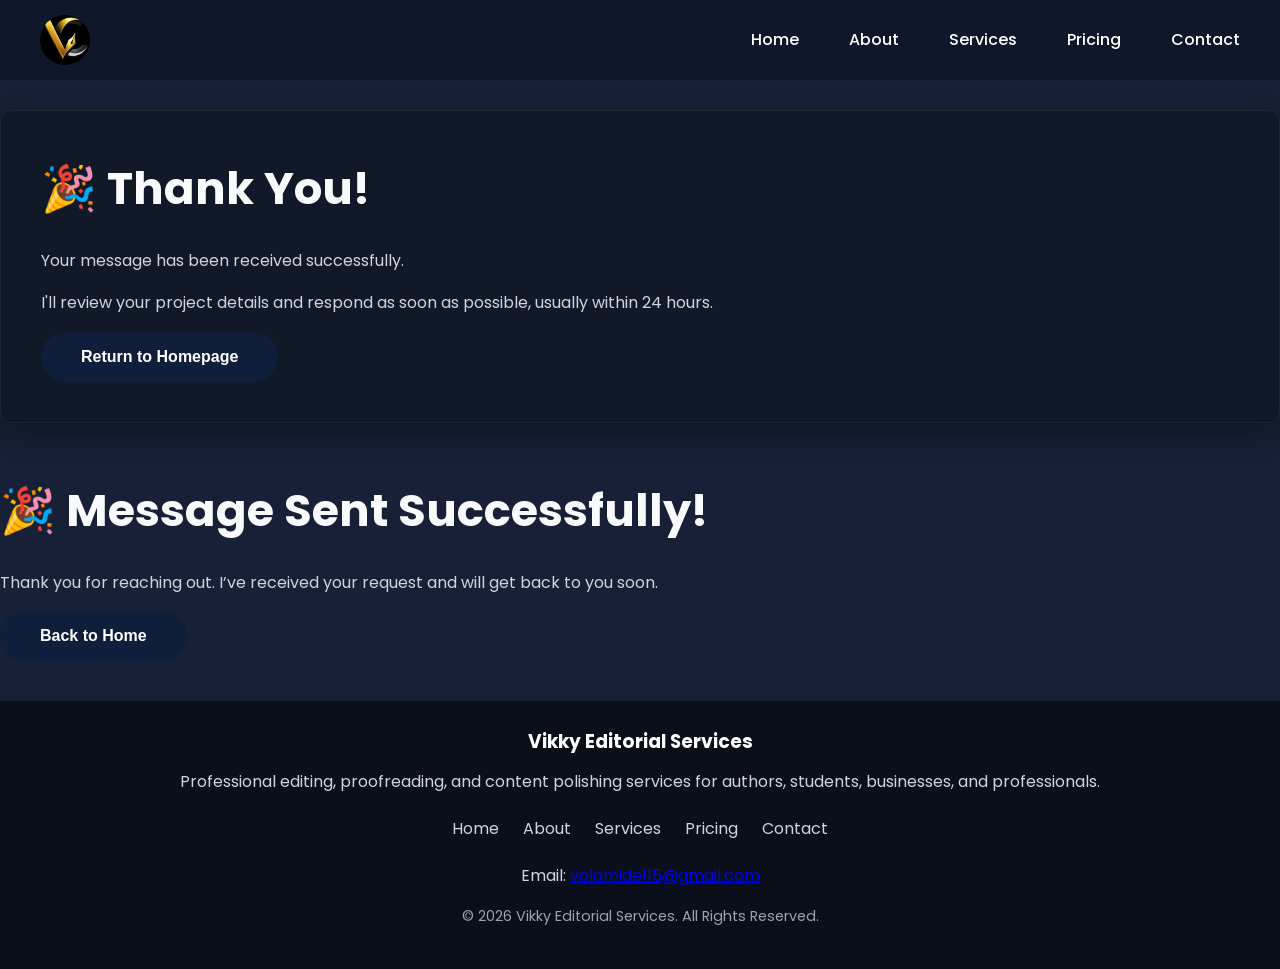
<file: success.html>
<!DOCTYPE html>
<html>
<head>
    <!-- Google tag (gtag.js) -->
<script async src="https://www.googletagmanager.com/gtag/js?id=G-YT6TJG91KF"></script>
<script>
  window.dataLayer = window.dataLayer || [];
  function gtag(){dataLayer.push(arguments);}
  gtag('js', new Date());

  gtag('config', 'G-YT6TJG91KF');
</script>
    <title>Message Sent</title>
    <meta name="viewport" content="width=device-width, initial-scale=1.0">
    <link rel="stylesheet" href="style.css">
    <link rel="icon" type="image/png" href="favicon.png">
    <link rel="preconnect" href="https://fonts.googleapis.com">
    <link rel="preconnect" href="https://fonts.gstatic.com" crossorigin>
    <link href="https://fonts.googleapis.com/css2?family=Poppins:wght@300;400;500;600;700&display=swap" rel="stylesheet">
    <meta name="description" content="Professional editing, proofreading, and manuscript review services for authors, writers, and students.">

<meta name="keywords" content="editing services, proofreading, manuscript editing, book editor, freelance editor">

<meta name="author" content="Vikky Editorial Services">
</head>

<body>

<nav>
    <img src="logo.png" alt="Vikky Editorial Services" class="logo">

    <div class="nav-links">
        <a href="index.html">Home</a>
        <a href="about.html">About</a>
        <a href="services.html">Services</a>
        <a href="pricing.html">Pricing</a>
        <a href="contact.html">Contact</a>
    </div>
</nav>

<section class="success-page">

    <h1>🎉 Thank You!</h1>

    <p>
        Your message has been received successfully.
    </p>

    <p>
        I'll review your project details and respond as soon as possible, usually within 24 hours.
    </p>

    <a href="index.html">
        <button>Return to Homepage</button>
    </a>

</section>
    <h1>🎉 Message Sent Successfully!</h1>

    <p>
        Thank you for reaching out. I’ve received your request and will get back to you soon.
    </p>

    <a href="index.html">
        <button>Back to Home</button>
    </a>
</section>

<footer>
    <div class="footer-content">
        <h3>Vikky Editorial Services</h3>

        <p>
            Professional editing, proofreading, and content polishing services
            for authors, students, businesses, and professionals.
        </p>

        <div class="footer-links">
            <a href="index.html">Home</a>
            <a href="about.html">About</a>
            <a href="services.html">Services</a>
            <a href="pricing.html">Pricing</a>
            <a href="contact.html">Contact</a>
        </div>
        <p>
    Email:
    <a href="mailto:volamide115@gmail.com">
        volamide115@gmail.com
    </a>
</p>

        <p class="copyright">
            © 2026 Vikky Editorial Services. All Rights Reserved.
        </p>
    </div>
</footer>
<script>
const menuToggle = document.querySelector('.menu-toggle');
const navLinks = document.querySelector('.nav-links');

menuToggle.addEventListener('click', () => {
    navLinks.classList.toggle('active');
});
</script>
</body>
</html>
</file>
<file: style.css>
html {
    scroll-behavior: smooth;
}

/* VARIABLES */
:root {
    --primary: #111827;
    --secondary: #9ca3af;
    --accent: #2563eb;

    --bg-main: #172036;
    --bg-section: #111827;
    --bg-alt: #1f2937;

    --text-main: #f9fafb;
    --text-light: #d1d5db;

    --shadow: 0 10px 30px rgba(0, 0, 0, 0.35);
    --radius: 12px;
}

/* RESET */
* {
    margin: 0;
    padding: 0;
    box-sizing: border-box;
}

img {
    max-width: 100%;
    height: auto;
}

/* BODY */
body {
    margin: 0;
    padding-top: 60px;
    font-family: 'Poppins', sans-serif;
    background: var(--bg-main);
    color: var(--text-main);
    line-height: 1.7;
}

body {
    -webkit-font-smoothing: antialiased;
    text-rendering: optimizeLegibility;
}

/* NAVIGATION */
nav {
    position: fixed;
    top: 0;
    left: 0;
    width: 100%;
    z-index: 1000;

    display: flex;
    align-items: center;
    justify-content: space-between;

    padding: 15px 40px;
    background: rgba(15, 23, 42, 0.9);
    backdrop-filter: blur(10px);
}

nav a {
    text-decoration: none;
    margin-left: 25px;
    color: white;
    font-weight: 500;
    transition: all 0.3s ease;
}

nav a:hover {
    color: #ffd700;
}

nav a.active {
    color: #00d4ff;
    font-weight: 700;
}

/* LOGO */
.logo {
    width: 50px;
    height: 50px;
    border-radius: 50%;
    object-fit: cover;
}

/* NAV LINKS */
.nav-links {
    display: flex;
    gap: 25px;
}

.menu-toggle {
    display: none;
    font-size: 28px;
    cursor: pointer;
}

/* TYPOGRAPHY */
h1 {
    font-size: 2.8rem;
    margin-bottom: 20px;
}

h2 {
    font-size: 2rem;
    margin-bottom: 15px;
}

h3 {
    margin-bottom: 10px;
}

p {
    margin-bottom: 15px;
    color: var(--text-light);
}

/* SECTIONS */
section {
    max-width: 1300px;
    margin: 50px auto;
    padding: 40px;
    background: var(--bg-section);
    border-radius: var(--radius);
    box-shadow: var(--shadow);
}

section {
    border: 1px solid rgba(255,255,255,0.05);
}

/* CONTAINER */
.container {
    max-width: 1100px;
    margin: 0 auto;
}

/* HERO */
.hero {
    background: linear-gradient(135deg, #0b1220, #111827);
    padding: 80px 40px;
}

.hero-content {
    display: flex;
    align-items: center;
    justify-content: center;
    gap: 50px;
    flex-wrap: wrap;
}

.hero img {
    width: 280px;
    height: 280px;
    border-radius: 50%;
    object-fit: cover;
    border: 4px solid rgba(255,255,255,0.15);
}
.hero {
    max-width: 1300px;
    margin: 30px auto;
}
.hero h1 {
    font-size: 3rem;
}

.hero p {
    color: var(--text-light);
    max-width: 700px;
}

/* BUTTONS */
.btn,
button,
input[type="submit"] {
    padding: 16px 40px;
    font-size: 1rem;
    background: #0e1e3b;
    color: #fff;
    border: none;
    border-radius: 50px;
    font-weight: 600;
    cursor: pointer;
    text-decoration: none;
    transition: all 0.3s ease;
}

.btn:hover {
    background: #ffd700;
    transform: translateY(-4px);
    box-shadow: 0 10px 20px rgba(0,0,0,0.25);
}

/* SERVICES */
.services-grid {
    display: grid;
    grid-template-columns: repeat(auto-fit, minmax(240px, 1fr));
    gap: 25px;
}

a, .btn, .service-card {
    transition: all 0.3s ease;
}

.service-card {
    text-align: center;
    background: var(--bg-alt);
    padding: 30px;
    border-radius: var(--radius);
    box-shadow: var(--shadow);
    transition: 0.3s;
}

.service-card:hover {
    transform: translateY(-8px);
}

.testimonials-grid {
    display: grid;
    grid-template-columns: repeat(auto-fit, minmax(280px, 1fr));
    gap: 25px;
    margin-top: 30px;
}

.testimonial-card {
    background: #1f2937;
    padding: 25px;
    border-radius: 12px;
    box-shadow: var(--shadow);
}

.testimonial-card p {
    font-style: italic;
}

.testimonial-card h4 {
    margin-top: 15px;
    color: #00d4ff;
}

.pricing-grid {
    display: grid;
    grid-template-columns: repeat(auto-fit, minmax(280px, 1fr));
    gap: 30px;
    margin-top: 40px;
}

.pricing-card {
    background: #1f2937;
    padding: 35px;
    border-radius: 15px;
    text-align: center;
    box-shadow: 0 10px 25px rgba(0,0,0,0.3);
    transition: all 0.3s ease;
}

.pricing-card:hover {
    transform: translateY(-8px);
}

.pricing-card h2 {
    margin-bottom: 15px;
}

.price {
    font-size: 2rem;
    font-weight: bold;
    color: #00d4ff;
    margin-bottom: 20px;
}

.pricing-card ul {
    list-style: none;
    padding: 0;
}

.pricing-card li {
    font-size:0.95rem;
    line-height:1.8;
    padding: 10px 0;
    border-bottom: 1px solid rgba(255,255,255,0.08);
}

.pricing-note {
    text-align: center;
    margin-top: 40px;
    padding: 20px;
    background: #1f2937;
    border-radius: 10px;
}

.featured {
    border: 2px solid #00d4ff;
    transform: scale(1.03);
}

/* FEATURES */
.features {
    display: grid;
    grid-template-columns: repeat(auto-fit, minmax(250px, 1fr));
    gap: 25px;
}

.features div {
    padding: 25px;
    background: var(--bg-alt);
    border-radius: var(--radius);
}

/* CTA */
.cta {
    text-align: center;
    padding: 80px 20px;
}

/* TABLES */
table {
    width: 100%;
    border-collapse: collapse;
    background: var(--bg-alt);
    border-radius: var(--radius);
    overflow: hidden;
}

th {
    background: var(--primary);
    color: white;
    padding: 16px;
}

td {
    padding: 16px;
    border-bottom: 1px solid #2d3748;
}

/* FORMS */
form {
    max-width: 700px;
    margin: 30px auto;
}

input,
textarea,
select {
    width: 100%;
    padding: 12px;
    border-radius: 8px;
    border: 1px solid #374151;
    background: #0f172a;
    color: white;
}

/* FOOTER */
footer {
    background: #0b0f19;
    color: white;
    text-align: center;
    padding: 25px 20px;
    margin-top: 40px;
}

.footer-links {
    margin: 20px 0;
}

.footer-links a {
    color: #d1d5db;
    text-decoration: none;
    margin: 0 10px;
}

.footer-links a:hover {
    color: #ffffff;
}

.copyright {
    font-size: 0.9rem;
    color: #9ca3af;
}

/* MOBILE NAV */
@media (max-width: 768px) {

    body {
        font-size: 15px;
    }

    nav {
        flex-direction: row;
        justify-content: space-between;
        padding: 12px 20px;
    }

    .menu-toggle {
        display: block;
    }

    .nav-links {
        display: none;
        position: absolute;
        top: 80px;
        right: 20px;
        flex-direction: column;
        background: rgba(0,0,0,0.95);
        padding: 20px;
        border-radius: 10px;
    }

    .nav-links.active {
        display: flex;
    }

    section {
        margin: 15px;
        padding: 30px 15px;
    }

    .cta h2 {
        font-size: 1.5rem;
    }

    .hero h1 {
        font-size: 1.8rem;
    }

    .hero img {
        width: 180px;
        height: 180px;
    }

    h2 {
        font-size: 1.6rem;
    }

    h3 {
        font-size: 1.2rem;
    }
}

.stats {
    display: flex;
    justify-content: space-around;
    text-align: center;
    flex-wrap: wrap;
}

.stats div {
    padding: 20px;
}

.stats h2 {
    color: #00d4ff;
}

.success {
    text-align: center;
    padding: 80px 20px;
}

.success h1 {
    margin-bottom: 20px;
}

.success .btn {
    margin-top: 20px;
}

.trust-note {
    background: #1f2937;
    padding: 15px;
    border-radius: 10px;
    margin: 20px 0;
    line-height: 1.8;
}

.badge{
    display:inline-block;
    background:#00d4ff;
    color:#111827;
    padding:6px 14px;
    border-radius:20px;
    font-size:0.85rem;
    font-weight:700;
    margin-bottom:15px;
}

.faq-item {
    background: #1f2937;
    padding: 20px;
    border-radius: 12px;
    margin-bottom: 15px;
}

.faq-item h3 {
    color: #00d4ff;
    margin-bottom: 10px;
}

.trust-bar {
    display: flex;
    justify-content: center;
    gap: 25px;
    flex-wrap: wrap;
    margin: 30px 0;
    font-weight: 600;
}

.trust-bar span {
    color: #00d4ff;
}

.floating-whatsapp {
    position: fixed;
    bottom: 20px;
    right: 20px;
    background: #25D366;
    color: white;
    font-size: 24px;
    width: 55px;
    height: 55px;
    border-radius: 50%;
    display: flex;
    align-items: center;
    justify-content: center;
    text-decoration: none;
    box-shadow: 0 5px 15px rgba(0,0,0,0.3);
    z-index: 999;
}
</file>
